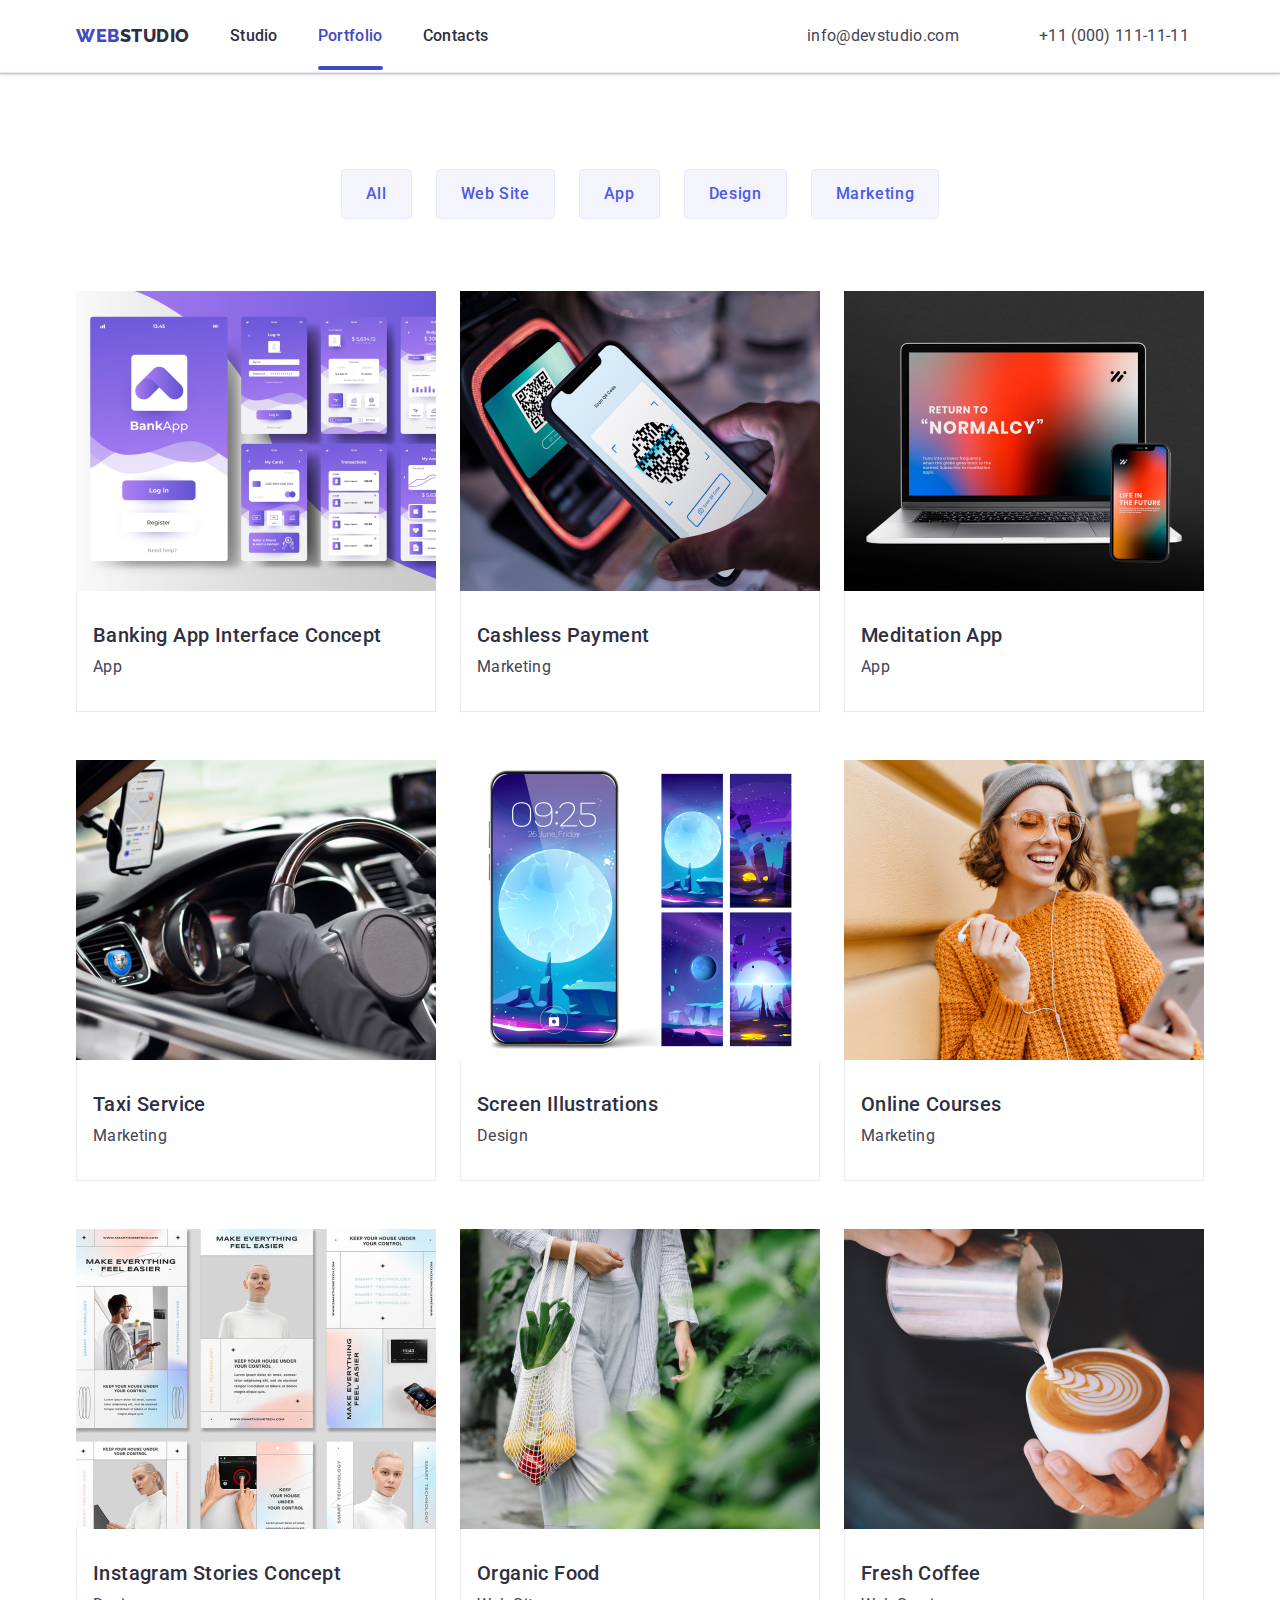
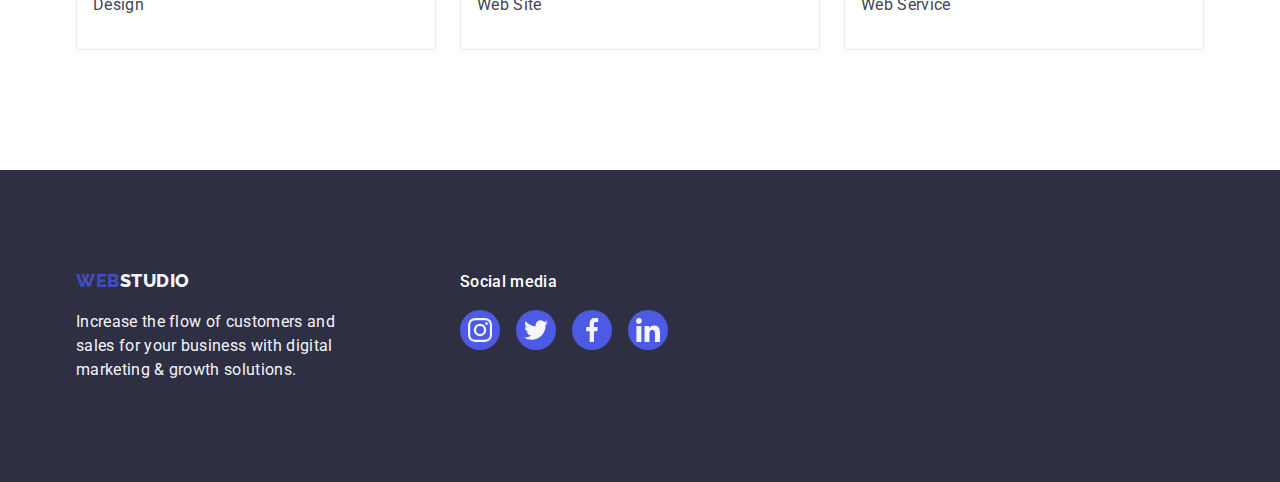
<file: portfolio.html>
<!DOCTYPE html>
<html lang="en">
  <head>
    <meta charset="UTF-8" />
    <meta http-equiv="X-UA-Compatible" content="IE=edge" />
    <meta name="viewport" content="width=device-width, initial-scale=1.0" />
    <link rel="preconnect" href="https://fonts.googleapis.com" />
    <link rel="preconnect" href="https://fonts.gstatic.com" crossorigin />
    <link
      href="https://fonts.googleapis.com/css2?family=Montserrat:wght@400;700&family=Raleway:wght@800&family=Roboto:wght@400;500;700;900&display=swap"
      rel="stylesheet"
    />
    <link
      rel="stylesheet"
      href="https://cdnjs.cloudflare.com/ajax/libs/modern-normalize/2.0.0/modern-normalize.min.css" />
    <link rel="stylesheet" href="./css/styles.css" />
    <link rel="portfolio" href="./portfolio.html" />
    <script src="./js/modal.js"></script>
    <title>Portfolio</title>
  </head>
  <body>
    <header class="header">
      <!-- Navigation buttons -->
      <div class="container">
        <nav class="nav">
          <!-- Logo -->
        
            <a class="link link-logo" href="./index.html"
              >Web<span class="logo-studio">Studio</span></a
            >
          <ul class="link list nav-list">
            <li><a class="link list-link" href="./index.html">Studio</a></li>
            <li>
              <a class="link list-link current" href="./portfolio.html">Portfolio</a>
            </li>
            <li><a class="link list-link" href="">Contacts</a></li>
          </ul>
        </nav>
        <!-- Adress -->
        <address class="adress-main">
          <ul class="list adress-list">
            <li class="contacts-mail">
              <a class="link adress" href="mailto:info@devstudio.com"
                >info@devstudio.com</a
              >
            </li>
            <li class="contacts-tel">
              <a class="link adress" href="tel:+110001111111"
                >+11 (000) 111-11-11</a
              >
            </li>
          </ul>
        </address>
      </div>
    </header>

    <main>
      <!--Buttons-links-->
      <section class="portfolio-nav">
        <div class="container">
        <h1 class="visually-hidden">Effective Solutions for Your Business</h1>
        <ul class="list buttons">
          <li><button class="button-portfolio" type="button">All</button></li>
          <li>
            <button class="button-portfolio" type="button">Web Site</button>
          </li>
          <li><button class="button-portfolio" type="button">App</button></li>
          <li>
            <button class="button-portfolio" type="button">Design</button>
          </li>
          <li>
            <button class="button-portfolio" type="button">Marketing</button>
          </li>
        </ul>

        <!--Project cards (9 positions)-->
        
        <ul class="list features">
          <li class="features-item">
            <a class="link portfolio-cards" href="/">
              <div class="projects-box">
              <img class="projects-img"
                src="./images/portfolioimg/bankapp.jpg"
                alt="Banking App Interface Concept"
                width="360"
                height="300"/>
              <p class="overlay-text">
                14 Stylish and User-Friendly App Design Concepts · Task Manager App · Calorie Tracker App · Exotic Fruit Ecommerce App · Cloud Storage App
              </p>
            </div>
              <div class="service">
              <h2 class="subhead-portfolio">Banking App Interface Concept</h2>
              <p class="text service-text">App</p>
            
            </div>
            </a>
          </li>

          <li class="features-item">
            <a class="link portfolio-cards" href="/">
              <div class="projects-box">
              <img class="projects-img"
                src="./images/portfolioimg/mobpay.jpg"
                alt="Cashless Payment"
                width="360"
                height="300"/>
              <p class="overlay-text">
                14 Stylish and User-Friendly App Design Concepts · Task Manager App · Calorie Tracker App · Exotic Fruit Ecommerce App · Cloud Storage App
              </p>
            </div>
              <div class="service">
              <h2 class="subhead-portfolio">Cashless Payment</h2>
              <p class="text service-text">Marketing</p>
            
            </div>
            </a>
          </li>

          <li class="features-item">
            <a class="link portfolio-cards" href="/">
              <div class="projects-box">
              <img class="projects-img"
                src="./images/portfolioimg/softapp.jpg"
                alt="Meditation App"
                width="360"
                height="300"/>
              <p class="overlay-text">
                14 Stylish and User-Friendly App Design Concepts · Task Manager App · Calorie Tracker App · Exotic Fruit Ecommerce App · Cloud Storage App
              </p>
            </div>
              <div class="service">
              <h2 class="subhead-portfolio">Meditation App</h2>
              <p class="text service-text">App</p>
            
            </div>
            </a>
          </li>

          <li class="features-item">
            <a class="link portfolio-cards" href="/">
              <div class="projects-box">
              <img class="projects-img"
                src="./images/portfolioimg/taxiservice.jpg"
                alt="Taxi Service"
                width="360"
                height="300"/>
              <p class="overlay-text">
                14 Stylish and User-Friendly App Design Concepts · Task Manager App · Calorie Tracker App · Exotic Fruit Ecommerce App · Cloud Storage App
              </p>
            </div>
              <div class="service">
              <h2 class="subhead-portfolio">Taxi Service</h2>
              <p class="text service-text">Marketing</p>
            
            </div>
            </a>
          </li>

          <li class="features-item">
            <a class="link portfolio-cards" href="/">
              <div class="projects-box">
              <img class="projects-img"
                src="./images/portfolioimg/screenillustration.jpg"
                alt="Screen Illustrations"
                width="360"
                height="300"/>
              <p class="overlay-text">
                14 Stylish and User-Friendly App Design Concepts · Task Manager App · Calorie Tracker App · Exotic Fruit Ecommerce App · Cloud Storage App
              </p>
            </div>
              <div class="service">
              <h2 class="subhead-portfolio">Screen Illustrations</h2>
              <p class="text service-text">Design</p>
            
            </div>
            </a>
          </li>

          <li class="features-item">
            <a class="link portfolio-cards" href="/">
              <div class="projects-box">
              <img class="projects-img"
                src="./images/portfolioimg/onlinecourses.jpg"
                alt="Online Courses"
                width="360"
                height="300"/>
              <p class="overlay-text">
                14 Stylish and User-Friendly App Design Concepts · Task Manager App · Calorie Tracker App · Exotic Fruit Ecommerce App · Cloud Storage App
              </p>
            </div>
              <div class="service">
              <h2 class="subhead-portfolio">Online Courses</h2>
              <p class="text service-text">Marketing</p>
            
            </div>
            </a>
          </li>

          <li class="features-item">
            <a class="link portfolio-cards" href="/">
              <div class="projects-box">
              <img class="projects-img"
                src="./images/portfolioimg/instagramstories.jpg"
                alt="Instagram Stories Concept"
                width="360"
                height="300"/>
              <p class="overlay-text">
                14 Stylish and User-Friendly App Design Concepts · Task Manager App · Calorie Tracker App · Exotic Fruit Ecommerce App · Cloud Storage App
              </p>
            </div>
              <div class="service">
              <h2 class="subhead-portfolio">Instagram Stories Concept</h2>
              <p class="text service-text">Design</p>
            
            </div>
            </a>
          </li>

         <li class="features-item">
            <a class="link portfolio-cards" href="/">
              <div class="projects-box">
              <img class="projects-img"
                src="./images/portfolioimg/organicfood.jpg"
                alt="Organic Food"
                width="360"
                height="300"/>
              <p class="overlay-text">
                14 Stylish and User-Friendly App Design Concepts · Task Manager App · Calorie Tracker App · Exotic Fruit Ecommerce App · Cloud Storage App
              </p>
            </div>
              <div class="service">
              <h2 class="subhead-portfolio">Organic Food</h2>
              <p class="text service-text">Web Site</p>
            
            </div>
            </a>
          </li>

          <li class="features-item">
            <a class="link portfolio-cards" href="/">
              <div class="projects-box">
              <img class="projects-img"
                src="./images/portfolioimg/freshcoffee.jpg"
                alt="Fresh Coffee"
                width="360"
                height="300"/>
              <p class="overlay-text">
                14 Stylish and User-Friendly App Design Concepts · Task Manager App · Calorie Tracker App · Exotic Fruit Ecommerce App · Cloud Storage App
              </p>
            </div>
              <div class="service">
              <h2 class="subhead-portfolio">Fresh Coffee</h2>
              <p class="text service-text">Web Service</p>
            
            </div>
            </a>
          </li>
        </ul>
      </div>
      </section>
    </main>

    <!--Footer-->
    
    <footer class="footer">
      <div class="foot container">
        <div class="foot-logo">
        <a class="link link-logo" href="./index.html"
          >Web<span class="logo-footer">Studio</span></a
        >
        <p class="footer-text">
          Increase the flow of customers and sales for your business with
          digital marketing & growth solutions.
        </p>
      </div>
      <div class="footer-social-media">
        <p class="footer-text-social-media">Social media</p>
        <ul class="footer-social-media-links">
          <li class="social-media-link">
            <a class="link-social-footer" href="https://www.instagram.com/">
              <svg class="icon-social-media" width="24" height="24">
                <use href="./images/icons.svg#icon-instagram"></use>
              </svg>
            </a>
          </li>

          <li class="social-media-link">
            <a class="link-social-footer" href="https://twitter.com/">
              <svg class="icon-social-media" width="24" height="24">
                <use href="./images/icons.svg#icon-twitter"></use>
              </svg>
            </a>
          </li>

          <li class="social-media-link">
            <a class="link-social-footer" href="https://www.facebook.com/">
              <svg class="icon-social-media" width="24" height="24">
                <use href="./images/icons.svg#icon-facebook"></use>
              </svg>
            </a>
          </li>

          <li class="social-media-link">
            <a class="link-social-footer" href="https://www.linkedin.com/feed/">
              <svg class="icon-social-media" width="24" height="24">
                <use href="./images/icons.svg#icon-linkedin"></use>
              </svg>
            </a>
          </li>

        </ul>

      </div>
    </div>
    </footer>
</file>
<file: css/styles.css>
:root {
  --nav-color: #2e2f42;
  --link-hover-color: #404bbf;
  --logo-button-color: #4d5ae5;
  --main-white-color: #fff;
  --second-white-color: #f4f4fd;
  --main-grey-color: #434455;
  --lightslate: #8e8f99;
  --dairy: #fcfcfc;
  --cornflower: #e7e9fc;
  --footer-social-hover: #31d0aa;
}

body {
  font-family: "Roboto", sans-serif;
  color: var(--main-grey-color);
  background-color: var(--main-white-color);
  margin: 0;
}

img {
  display: block;
  max-width: 100%;
  height: auto;
}

ul {
  list-style-type: none;
  margin: 0;
  padding: 0;

  /* Header */
}
/*Logo*/

h1,
h2,
h3,
h4,
h5,
h6,
p {
  margin: 0;
}

.header {
  box-shadow: 0px 2px 1px rgba(46, 47, 66, 0.08),
    0px 1px 1px rgba(46, 47, 66, 0.16), 0px 1px 6px rgba(46, 47, 66, 0.08);
}

.link-logo {
  color: var(--logo-button-color);
  font-size: 18px;
  text-decoration: none;
  font-family: "Raleway", sans-serif;
  font-weight: 800;
  line-height: 1.17;
  letter-spacing: 0.03em;
  text-transform: uppercase;
  padding-left: 15px;
  margin-right: 76px;
}

.link.list-link.current {
  color: #404bbf;
}

.link.link-logo {
  color: var(--link-hover-color);
  margin: 0 auto;
  padding: 0;
  transition: color 250ms cubic-bezier(0.4, 0, 0.2, 1);
}

.link .logo-studio {
  font-family: "Raleway", sans-serif;
  color: var(--nav-color);
  font-size: 18px;
  font-weight: 800;
  line-height: 1.17;
  letter-spacing: 0.03em;
  text-transform: uppercase;
}

.logo-footer {
  display: inline-block;
  align-items: center;
  justify-content: center;
  color: var(--second-white-color);
  font-size: 18px;
  font-weight: 800;
  line-height: 1.16;
  letter-spacing: 0.03em;
  text-transform: uppercase;
  padding-bottom: 18px;
}

/*Navigaor*/
.header .nav {
  display: inline-flex;
  flex-direction: row;
  align-items: center;
  justify-content: center;
  gap: 40px;
}

.nav {
  position: relative;
  color: var(--link-hover-color);
  transition: color 250ms cubic-bezier(0.4, 0, 0.2, 1);
}

/* List */

.list {
  list-style-type: none;
  list-style: none;
  display: flex;
  flex-direction: row;
}

a {
  text-decoration: none;
}

.nav-list {
  gap: 40px;
}

.list-link {
  position: relative;
  color: var(--nav-color);
  font-size: 16px;
  font-weight: 500;
  line-height: 1.5;
  letter-spacing: 0.02em;
  text-decoration: none;
  padding: 24px 0;
  transition: color 250ms cubic-bezier(0.4, 0, 0.2, 1);
}

.list-link:hover,
.list-link:focus,
.list-link:active {
  color: var(--link-hover-color);
  text-decoration-color: var(--link-hover-color);
}

.list-link.current::after {
  content: "";
  position: absolute;
  display: block;
  color: var(--link-hover-color);
  width: 100%;
  left: 0;
  bottom: -1px;
  height: 4px;
  background-color: var(--link-hover-color);
  border-radius: 2px;
  transition: color 250ms cubic-bezier(0.4, 0, 0.2, 1);
  flex-shrink: 0;
}

/* Link */
.link {
  text-decoration: none;
  list-style-type: none;
  list-style: none;
}

/*Adress*/
.adress-main {
  font-style: normal;
  margin-right: 0;
  padding-right: 15px;
}

.adress-list {
  gap: 40px;
}

.adress {
  display: inline-block;
  color: var(--main-grey-color);
  font-size: 16px;
  font-weight: 400;
  line-height: 1.5;
  letter-spacing: 0.02em;
  text-decoration: none;
  padding: 24px 0;
  transition: color 250ms cubic-bezier(0.4, 0, 0.2, 1);
}

.adress:hover,
.adress:focus,
.adress:active {
  color: var(--link-hover-color);
}

.contacts-tel {
  list-style-type: none;
  margin-left: 40px;
}

.contacts-mail {
  list-style-type: none;
}

/*Index-Main*/
.hero {
  display: flex;
  max-width: 1440px;
  justify-content: center;
  flex-shrink: 0;
  margin: 0 auto;
  background-color: var(--nav-color);
  color: var(--nav-color);
  background-image: linear-gradient(
      rgba(46, 47, 66, 0.7),
      rgba(46, 47, 66, 0.7)
    ),
    url(../images/people-office.jpeg);
  background-size: cover;
  background-repeat: no-repeat;
  background-position: center;
  padding: 188px 0;
}

.container .title {
  color: var(--main-white-color);
  font-size: 56px;
  font-weight: 700;
  line-height: 1.07;
  max-width: 496px;
  height: 120px;
  text-align: center;
}

/* Button */
.button-order {
  display: block;
  min-width: 169px;
  height: 56px;
  border: none;
  border-radius: 4px;
  background-color: var(--logo-button-color);
  font-family: "Roboto", sans-serif;
  font-weight: 500;
  font-size: 16px;
  line-height: 1.5;
  letter-spacing: 0.04em;
  color: var(--main-white-color);
  margin: 0 auto;
  margin-top: 48px;
  transition: background-color 250ms cubic-bezier(0.4, 0, 0.2, 1);
}

.button-order:hover,
.button-order:focus,
.button-order:active {
  background-color: var(--link-hover-color);
  cursor: pointer;
}

.hero button {
  background: var(--logo-button-color);
  color: var(--main-white-color);
  cursor: pointer;

  /* Button Text */
  font-family: inherit;
  font-size: 16px;
  font-weight: 500;
  line-height: 1.5;
  letter-spacing: 0.04em;
}

/*Text inside*/
h3 {
  color: var(--nav-color);
  font-size: 20px;
  font-weight: 500;
  line-height: 1.2;
  letter-spacing: 0.02em;
}

p {
  color: var(--main-grey-color);
  font-size: 16px;
  font-weight: 400;
  line-height: 1.5;
  letter-spacing: 0.02em;
}

.text {
  color: var(--main-grey-color);
  font-size: 16px;
  font-weight: 400;
  line-height: 1.5;
  letter-spacing: 0.02em;
}

h2 {
  color: var(--nav-color);
  text-align: center;

  font-size: 36px;
  font-weight: 700;
  line-height: 1.11;
  letter-spacing: 0.02em;
  text-transform: capitalize;
}

.title-section {
  color: var(--nav-color);
  text-align: center;

  font-size: 36px;
  font-weight: 700;
  line-height: 1.11;
  letter-spacing: 0.02em;
  text-transform: capitalize;
  padding-bottom: 42px;
}

/* Footer */

.footer-text {
  color: var(--second-white-color);
  font-size: 16px;
  font-weight: 400;
  line-height: 1.5;
  letter-spacing: 0.02em;
  max-width: 264px;
}

.footer {
  background-color: var(--nav-color);
  padding: 100px 0;
}

.link-logo {
  display: inline-block;
  margin-bottom: 16px;
}

.foot-logo {
  margin-right: 120px;
}

.foot {
  display: flex;
}

.footer-text-social-media {
  font-weight: 500;
  font-size: 16px;
  line-height: 1.5;
  letter-spacing: 0.02em;
  color: var(--main-white-color);
  margin-bottom: 16px;
}

.footer-social-media-links {
  display: flex;
  gap: 16px;
}

.link-social-footer {
  display: flex;
  align-items: center;
  justify-content: center;
  width: 100%;
  height: 100%;
  background-color: var(--logo-button-color);
  border-radius: 50%;
  transition: background-color 250ms cubic-bezier(0.4, 0, 0.2, 1);
}

.link-social-footer:hover,
.link-social-footer:focus {
  background-color: var(--footer-social-hover);
}

/* Portfolio */



.features-item:hover, 
.features-item:focus {
  transform: translateY(0%);
  box-shadow: 0px 1px 6px rgba(46, 47, 66, 0.08), 0px 1px 1px rgba(46, 47, 66, 0.16), 0px 2px 1px rgba(46, 47, 66, 0.08); 
}


.portfolio-nav {
  padding-top: 96px;
  padding-bottom: 120px;
  margin: 0 auto;
}

.portfolio-cards {
  display: block;
  transition: box-shadow 250ms cubic-bezier(0.4, 0, 0.2, 1);
}

.projects-box {
  position: relative;
  overflow: hidden;
}

.projects-img {
  display: block;
  height: 100%;
  width: 100%;
}


p.overlay-text {
  position: absolute;
  padding: 40px 32px;
  top: 0;
  left: 0;
  transform: translateY(100%);
  transition: transform 250ms cubic-bezier(0.4, 0, 0.2, 1);
  height: 100%;
  width: 100%;

  display: flex;
  align-content: flex-start;
  justify-content: center;
  color: var(--second-white-color);
  font-size: 16px;
  line-height: 1.5;
  letter-spacing: 0.02em;
  background-color: var(--logo-button-color);

}


.portfolio-cards:hover, 
.portfolio-cards:focus {
  box-shadow: 0px 1px 6px rgba(46, 47, 66, 0.08), 0px 1px 1px rgba(46, 47, 66, 0.16), 0px 2px 1px rgba(46, 47, 66, 0.08); 
}

/* Buttons links portfolio */
.button-all {
  color: var(--logo-button-color);
  background-color: var(--second-white-color);
  font-family: "Roboto", sans-serif;
  font-size: 16px;
  font-style: normal;
  font-weight: 500;
  line-height: 1.5;
  letter-spacing: 0.04em;
  cursor: pointer;
}

.button-portfolio {
  color: var(--logo-button-color);
  background-color: var(--second-white-color);
  font-family: "Roboto", sans-serif;
  font-size: 16px;
  font-style: normal;
  font-weight: 500;
  line-height: 1.5;
  letter-spacing: 0.04em;
  cursor: pointer;
  border-radius: 4px;
  border: 1px solid var(--cornflower, #e7e9fc);
  background: var(--second-white-color);
  padding: 12px 24px;
  transition: color 250ms cubic-bezier(0.4, 0, 0.2, 1),
    background-color 250ms cubic-bezier(0.4, 0, 0.2, 1),
    border-color 250ms cubic-bezier(0.4, 0, 0.2, 1),
    box-shadow 250ms cubic-bezier(0.4, 0, 0.2, 1);
}

.portfolio-cards:hover .overlay-text, 
.portfolio-cards:focus .overlay-text {
  transform: translateY(0%);
}

.buttons {
  display: flex;
  justify-content: center;
  align-items: center;
  gap: 24px;
  margin-bottom: 72px;
}

/* Buttons links portfolio Hover */

.button-all:hover,
.button-all:focus,
.button-all:active {
  color: var(--main-white-color);
  background-color: var(--link-hover-color);
  font-family: "Roboto", sans-serif;
  font-size: 16px;
  font-style: normal;
  font-weight: 500;
  line-height: 1.5;
  letter-spacing: 0.04em;
  cursor: pointer;
}

.button-portfolio:hover,
.button-portfolio:focus,
.button-portfolio:active {
  color: var(--main-white-color);
  background-color: var(--link-hover-color);
  font-family: "Roboto", sans-serif;
  font-size: 16px;
  font-style: normal;
  font-weight: 500;
  line-height: 1.5;
  letter-spacing: 0.04em;
  cursor: pointer;
  border: 1px solid transparent;
  box-shadow: 0px 3px 1px rgba(0, 0, 0, 0.1), 0px 2px 1px rgba(0, 0, 0, 0.08), 0px 2px 2px rgba(0, 0, 0, 0.12); ;
}

/* Portfolio 9 blocks */
.subhead-portfolio {
  font-weight: 500;
  font-size: 20px;
  line-height: 1.2;
  text-align: left;
  letter-spacing: 0.02em;
  color: var(--nav-color);
  margin-bottom: 8px;
}

.features {
  display: flex;
  flex-direction: row;
  flex-wrap: wrap;
  row-gap: 48px;
  column-gap: 24px;
  margin-right: 0;
  margin-left: 0;
}

.features-item {
  width: calc((100% - 48px) / 3);
}

.service {
  border: 1px solid #e7e9fc;
  border-top: none;
  background: var(--main-white-color);
  padding: 32px 16px;
}

.main-blocks {
  padding-bottom: 120px;
}

/* Containers */
.container {
  max-width: 1158px;
  padding-left: 15px;
  padding-right: 15px;
  margin-left: 141px;
  margin-right: 141px;
  margin: auto;
}

/* Header position */

.header .container {
  display: flex;
  align-content: space-between;
  padding-bottom: 0;
}

.header {
  border-bottom: 1px solid #e7e9fc;
}

.header .nav {
  display: flex;
  margin-right: auto;
}

.link .adress {
  display: flex;
}

/* Section Our Benefits */

.benefits-icons {

}

.visually-hidden {
  position: absolute;
  width: 1px;
  height: 1px;
  margin: -1px;
  border: 0;
  padding: 0;
  white-space: nowrap;
  clip-path: inset(100%);
  clip: rect(0 0 0 0);
  overflow: hidden;
}

.benefits-section {
  padding: 120px 0;
}

.benefits-item {
  width: calc((100% - 72px) / 4);
}

.benefits-icon-container {
  display: flex;
  align-items: center;
  justify-content: center;
  height: 112px;
  background-color: var(--second-white-color);
  border-radius: 4px;
  margin-bottom: 8px;
}

ul.list.benefits {
  display: flex;
  flex-direction: row;
  justify-items: center;
  flex-shrink: 0;
  gap: 24px;
}

.subhead {
  display: flex;
  width: 264px;
  flex-direction: column;
  align-items: flex-start;
  margin-bottom: 8px;
}

/* What We Are Doing */

.offers-section {
  padding-bottom: 120px;
}

ul.list.offers {
  display: flex;
  gap: 24px;
}

.title-offers {
  color: var(--nav-color);
  text-align: center;

  font-size: 36px;
  font-weight: 700;
  line-height: 1.11;
  letter-spacing: 0.02em;
  text-transform: capitalize;
  margin-bottom: 72px;
}

.offers-item {
  width: calc((100% - 48px) / 3);
}

/* Our Team */

ul.list.team {
  display: flex;
  gap: 24px;
}

.text.ocupation {
  text-align: center;

  margin-top: 0;
}

.section-four {
  display: flex;
  align-items: center;
  justify-content: center;
  background-color: var(--second-white-color);
  height: 780px;
  flex-shrink: 0;
  padding: 120px 0;
}

.team-frame {
  display: block;
  align-items: center;
  justify-content: center;

  width: calc((100% - 72px) / 4);
  background-color: var(--main-white-color);
  border-radius: 0px 0px 4px 4px;
  box-shadow: 0px 2px 1px 0px rgba(46, 47, 66, 0.08),
    0px 1px 1px 0px rgba(46, 47, 66, 0.16),
    0px 1px 6px 0px rgba(46, 47, 66, 0.08);
}

.team-name {
  color: var(--nav-color);
  font-size: 20px;
  font-weight: 500;
  line-height: 1.2;
  letter-spacing: 0.02em;
  text-align: center;
  margin-bottom: 8px;
}

.title-team {
  color: var(--nav-color);
  text-align: center;
  margin: 0;
  font-size: 36px;
  font-weight: 700;
  line-height: 1.11;
  letter-spacing: 0.02em;
  text-transform: capitalize;
  margin-bottom: 72px;
}

.employee {
  display: list-item;
  align-items: center;
  justify-content: center;
  margin: 0 auto;
  padding: 32px 0;
}

.social-media-link {
  width: 40px;
  height: 40px;
}

.social-media-links {
  display: flex;
  justify-content: center;
  align-items: center;
  gap: 24px;
  width: 100%;
  height: 100%;
  padding-top: 8px;
}

.link-social {
  display: flex;
  align-items: center;
  justify-content: center;
  width: 100%;
  height: 100%;
  background-color: var(--logo-button-color);
  border-radius: 50%;
  transition: background-color 250ms cubic-bezier(0.4, 0, 0.2, 1);
}

.link-social:hover,
.link-social:focus {
  background-color: var(--link-hover-color);
}

.icon-social-media {
  fill: #f4f4fd;
}

/* Customers */

.title-customers {
  color: var(--nav-color);
  text-align: center;
  font-size: 36px;
  font-weight: 700;
  line-height: 1.11;
  letter-spacing: 0.02em;
  text-transform: capitalize;
  margin-bottom: 72px;
}

.customers {
  max-height: 440px;
  padding-top: 120px;
  padding-bottom: 120px;
}

.customers-list {
  display: flex;
  align-items: center;
  justify-content: center;
  margin: 0 auto;
  gap: 24px;
}

.custom-list-item {
  display: flex;
  width: calc((100% - 120px) / 6);
  height: 88px;
}


.logo-companie {
  display: flex;
  align-items: center;
  justify-content: center;
  height: 100%;
  width: 100%;

  fill: var(--lightslate);
  color: var(--lightslate);
  border: 1px solid var(--lightslate);
  border-radius: 4px;
  transition: border-color 250ms cubic-bezier(0.4, 0, 0.2, 1),
    color 250ms cubic-bezier(0.4, 0, 0.2, 1);
}
.logo-companie:hover,
.logo-companie:focus {
  fill: var(--link-hover-color);
  border-color: var(--link-hover-color);
  color: var(--link-hover-color);
}

.logo-item {
  fill: currentColor;
}

/* Modal Window */

.backdrop.is-hidden {
  opacity: 0;
  visibility: hidden;
  pointer-events: none;
}

.is-hidden {
  opacity: 0;
  visibility: hidden;
  pointer-events: none;
}

.backdrop {
  position: fixed;
  top: 0;
  left: 0;
  width: 100%;
  height: 100%;

  background-color: rgba(46, 47, 66, 0.4);
  transition: opacity 250ms cubic-bezier(0.4, 0, 0.2, 1),
    visibility 250ms cubic-bezier(0.4, 0, 0.2, 1);
}

.modal {
  position: absolute;
  top: 50%;
  left: 50%;
  transform: translate(-50%, -50%);
  transition: transform 250ms cubic-bezier(0.4, 0, 0.2, 1);
  width: 408px;
  min-height: 584px;
  border-radius: 4px;
  background: var(--dairy);
  box-shadow: 0px 2px 1px 0px rgba(0, 0, 0, 0.2),
    0px 1px 3px 0px rgba(0, 0, 0, 0.12), 0px 1px 1px 0px rgba(0, 0, 0, 0.14);
}
.modal-button {
  position: absolute;
  top: 24px;
  right: 24px;
  width: 24px;
  height: 24px;
  display: flex;
  align-items: center;
  justify-content: center;

  padding: 0;
  background-color: var(--cornflower);
  border-radius: 50%;
  border: 1px solid rgba(0, 0, 0, 0.1);
  cursor: pointer;
  transition: background-color 250ms cubic-bezier(0.4, 0, 0.2, 1),
    border 250ms cubic-bezier(0.4, 0, 0.2, 1);
}

.modal-button:hover,
.modal-button:focus {
  background-color: var(--link-hover-color);
  border: none;
  fill: #ffffff;
}

.modal-button-icon {
  width: 8px;
  height: 8px;
  flex-shrink: 0;
  transition: fill 250ms cubic-bezier(0.4, 0, 0.2, 1);
}

.modal-button-icon:hover {
  fill: #ffffff;
}
</file>
